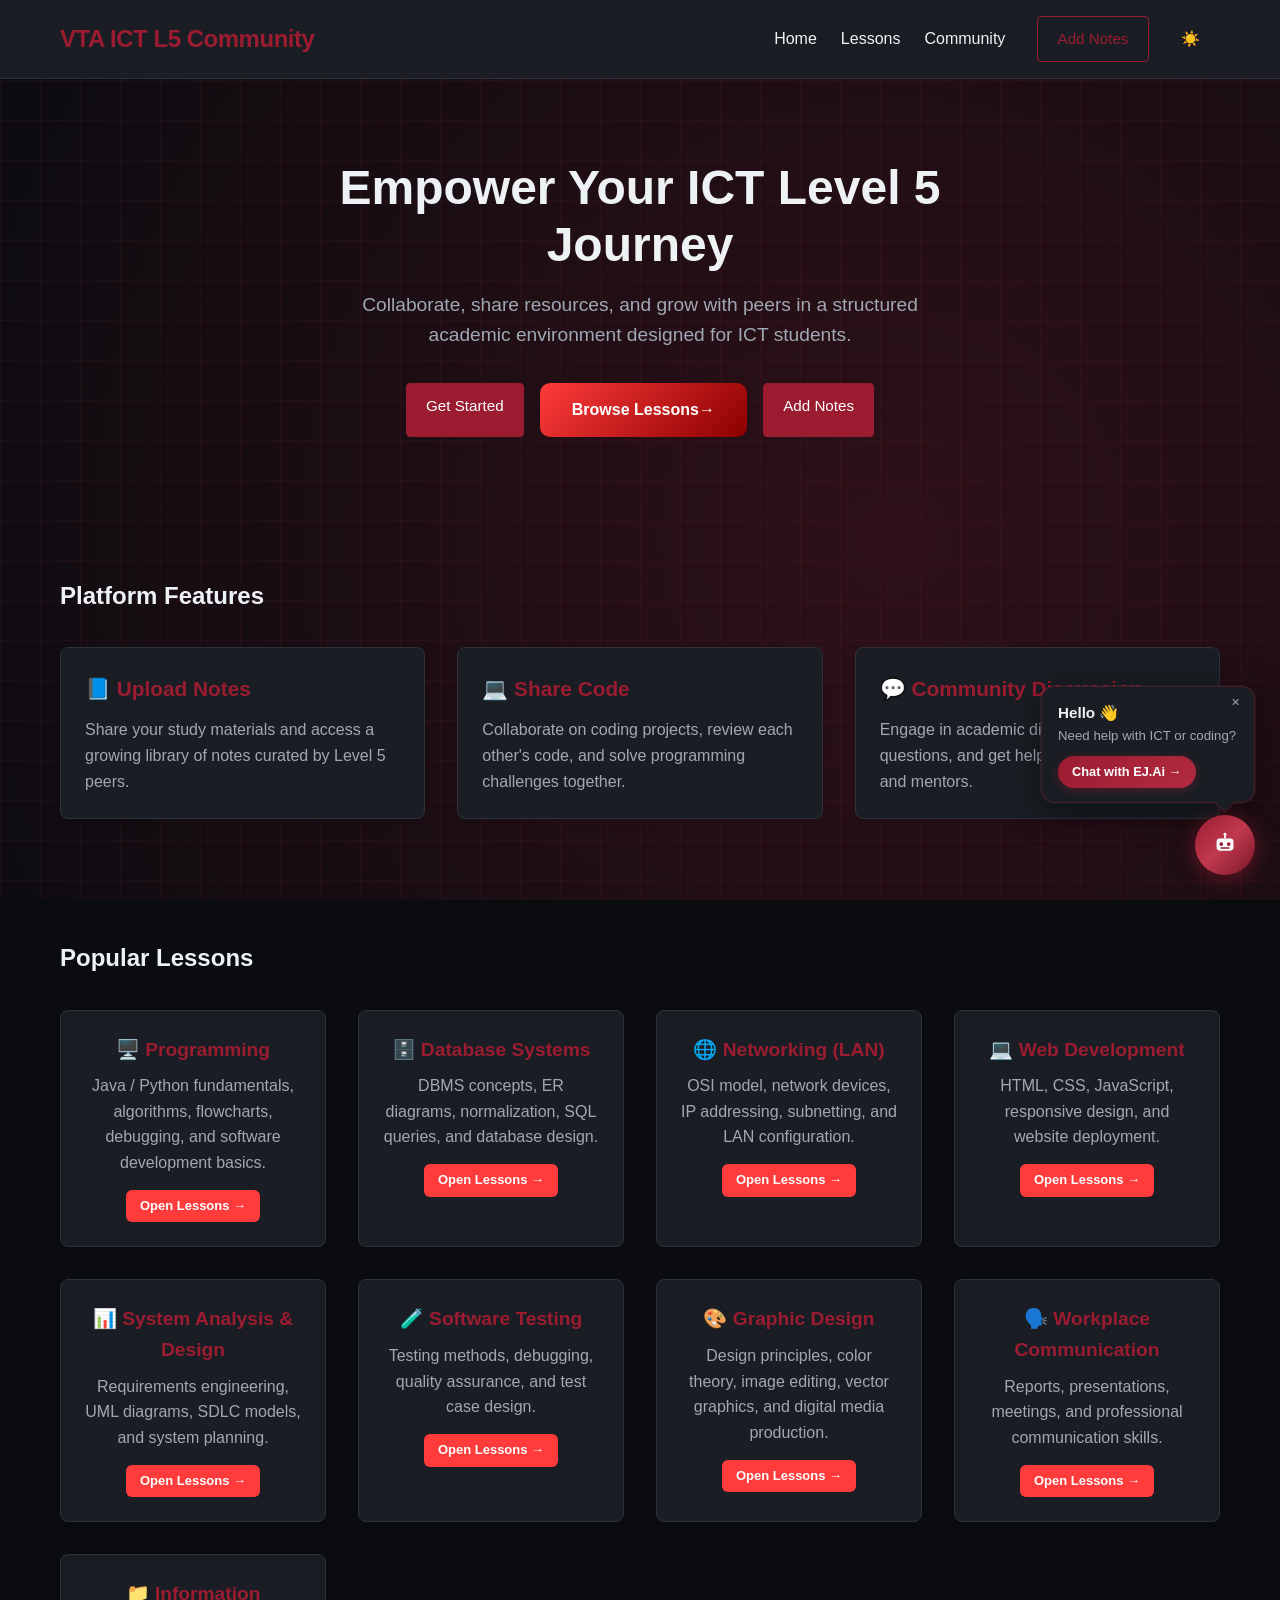
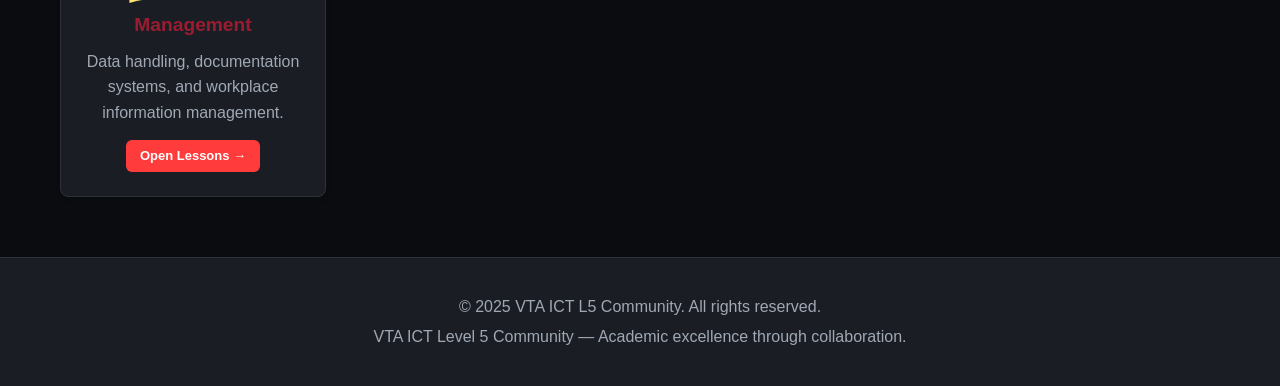
<file: index.html>
<!DOCTYPE html>
<html lang="en">

<head>
  <meta charset="UTF-8">
  <link rel="icon" type="image/png" href="assets/images/favicon.png">
  <meta name="viewport" content="width=device-width, initial-scale=1.0">
  <title>VTA ICT L5 Community</title>
  <link rel="stylesheet" href="assets/css/style.css">
  <link rel="stylesheet" href="assets/css/responsive.css">
  <link rel="stylesheet" href="assets/css/animations.css">
</head>

<body>
  <!-- Navbar -->
  <nav class="navbar">
    <div class="container">
      <div class="logo">VTA ICT L5 Community</div>
      <button class="mobile-menu-btn" aria-label="Menu">☰</button>
      <div class="nav-menu">
        <ul class="nav-links">
          <li><a href="#">Home</a></li>
          <li><a href="lesson.html">Lessons</a></li>
          <li><a href="posts.html">Community</a></li>
        </ul>
        <div class="nav-buttons">
          <a href="upload.html" class="btn btn-outline">Add Notes</a>
          <button id="theme-toggle" class="btn" aria-label="Toggle theme">☀️</button>
        </div>
      </div>
    </div>
  </nav>

  <main>
    <!-- Hero Section -->
    <section class="hero">
      <div class="container">
        <h1>Empower Your ICT Level 5 Journey</h1>
        <p>Collaborate, share resources, and grow with peers in a structured academic environment designed for ICT
          students.</p>
        <div class="hero-buttons">
          <a href="about.html" class="btn btn-primary">Get Started</a>
          <a href="lesson.html" class="btn btn-outline">Browse Lessons</a>
          <a href="upload.html" class="btn btn-primary add-notes-special">Add Notes</a>
        </div>
      </div>
    </section>

    <!-- Features Section -->
    <section class="section features">
      <div class="container">
        <h2>Platform Features</h2>
        <div class="grid">
          <div class="card">
            <h3>📘 Upload Notes</h3>
            <p>Share your study materials and access a growing library of notes curated by Level 5 peers.</p>
          </div>
          <div class="card">
            <h3>💻 Share Code</h3>
            <p>Collaborate on coding projects, review each other's code, and solve programming challenges together.</p>
          </div>
          <div class="card">
            <h3>💬 Community Discussion</h3>
            <p>Engage in academic discussions, ask questions, and get help from fellow students and mentors.</p>
          </div>
        </div>
      </div>
    </section>

    <!-- Lessons Preview Section -->
    <section class="section lessons-preview" id="lessons">
      <div class="container">
        <h2>Popular Lessons</h2>
        <div class="grid lessons-grid">
          <!-- Row 1 -->
          <a class="card" href="lesson.html?topic=Programming">
            <h3>🖥️ Programming</h3>
            <p>Java / Python fundamentals, algorithms, flowcharts, debugging, and software development basics.</p>
            <span class="lesson-btn">Open Lessons &rarr;</span>
          </a>
          <a class="card" href="lesson.html?topic=Database%20Systems">
            <h3>🗄️ Database Systems</h3>
            <p>DBMS concepts, ER diagrams, normalization, SQL queries, and database design.</p>
            <span class="lesson-btn">Open Lessons &rarr;</span>
          </a>
          <a class="card" href="lesson.html?topic=Networking">
            <h3>🌐 Networking (LAN)</h3>
            <p>OSI model, network devices, IP addressing, subnetting, and LAN configuration.</p>
            <span class="lesson-btn">Open Lessons &rarr;</span>
          </a>
          <!-- Row 2 -->
          <a class="card" href="lesson.html?topic=Web%20Development">
            <h3>💻 Web Development</h3>
            <p>HTML, CSS, JavaScript, responsive design, and website deployment.</p>
            <span class="lesson-btn">Open Lessons &rarr;</span>
          </a>
          <a class="card" href="lesson.html?topic=System%20Analysis">
            <h3>📊 System Analysis &amp; Design</h3>
            <p>Requirements engineering, UML diagrams, SDLC models, and system planning.</p>
            <span class="lesson-btn">Open Lessons &rarr;</span>
          </a>
          <a class="card" href="lesson.html?topic=Software%20Testing">
            <h3>🧪 Software Testing</h3>
            <p>Testing methods, debugging, quality assurance, and test case design.</p>
            <span class="lesson-btn">Open Lessons &rarr;</span>
          </a>
          <!-- Row 3 -->
          <a class="card" href="lesson.html?topic=Graphic%20Design">
            <h3>🎨 Graphic Design</h3>
            <p>Design principles, color theory, image editing, vector graphics, and digital media production.</p>
            <span class="lesson-btn">Open Lessons &rarr;</span>
          </a>
          <a class="card" href="lesson.html?topic=Workplace%20Communication">
            <h3>🗣️ Workplace Communication</h3>
            <p>Reports, presentations, meetings, and professional communication skills.</p>
            <span class="lesson-btn">Open Lessons &rarr;</span>
          </a>
          <a class="card" href="lesson.html?topic=Information%20Management">
            <h3>📁 Information Management</h3>
            <p>Data handling, documentation systems, and workplace information management.</p>
            <span class="lesson-btn">Open Lessons &rarr;</span>
          </a>
        </div>
      </div>
    </section>
  </main>

  <!-- Footer -->
  <footer class="footer">
    <div class="container">
      <p>© 2025 VTA ICT L5 Community. All rights reserved.</p>
      <p>VTA ICT Level 5 Community — Academic excellence through collaboration.</p>
    </div>
  </footer>

  <script src="assets/js/ui.js"></script>

  <!-- ===== Floating EJ.Ai Widget ===== -->
  <div class="floating-ai-widget" id="floatingAiWidget">
    <!-- Popup message -->
    <div class="ai-popup-message" id="aiPopup">
      <span class="ai-popup-close" id="aiPopupClose" aria-label="Close">✕</span>
      <p class="ai-popup-line1">Hello 👋</p>
      <p class="ai-popup-line2">Need help with ICT or coding?</p>
      <a href="ai.html" class="ai-popup-cta">Chat with EJ.Ai →</a>
    </div>
    <!-- Main button -->
    <button class="ai-button" id="aiButton" aria-label="Open EJ.Ai Chat">
      <svg xmlns="http://www.w3.org/2000/svg" viewBox="0 0 64 64" fill="none" width="30" height="30" aria-hidden="true">
        <!-- Robot head -->
        <rect x="14" y="18" width="36" height="26" rx="7" fill="white" />
        <!-- Eyes -->
        <circle cx="24" cy="30" r="4" fill="#9B1C31" />
        <circle cx="40" cy="30" r="4" fill="#9B1C31" />
        <!-- Mouth -->
        <rect x="22" y="37" width="20" height="3" rx="1.5" fill="#9B1C31" />
        <!-- Antenna -->
        <rect x="30" y="10" width="4" height="8" rx="2" fill="white" />
        <circle cx="32" cy="9" r="3" fill="white" />
      </svg>
    </button>
  </div>

  <style>
    /* ===== Floating AI Widget ===== */
    .floating-ai-widget {
      position: fixed;
      bottom: 25px;
      right: 25px;
      z-index: 9990;
      display: flex;
      flex-direction: column;
      align-items: flex-end;
      gap: 12px;
    }

    /* -- Main button -- */
    .ai-button {
      width: 60px;
      height: 60px;
      border-radius: 50%;
      border: none;
      cursor: pointer;
      background: linear-gradient(135deg, #9B1C31 0%, #c0394e 50%, #7a1526 100%);
      box-shadow:
        0 4px 20px rgba(155, 28, 49, 0.55),
        0 0 0 0 rgba(155, 28, 49, 0.4);
      display: flex;
      align-items: center;
      justify-content: center;
      transition: transform 0.2s ease, box-shadow 0.2s ease;
      animation: ai-bounce-in 0.7s cubic-bezier(0.22, 1, 0.36, 1) forwards,
        ai-pulse 2.8s ease-in-out 1s infinite;
      outline: none;
      flex-shrink: 0;
    }

    .ai-button:hover {
      transform: scale(1.1);
      box-shadow:
        0 6px 28px rgba(155, 28, 49, 0.7),
        0 0 0 6px rgba(155, 28, 49, 0.15);
      animation: none;
    }

    /* -- Popup message -- */
    .ai-popup-message {
      position: relative;
      background: #1a1e24;
      border: 1px solid rgba(155, 28, 49, 0.35);
      border-radius: 14px;
      padding: 14px 18px 14px 16px;
      min-width: 210px;
      max-width: 240px;
      box-shadow:
        0 8px 32px rgba(0, 0, 0, 0.5),
        0 0 0 1px rgba(255, 255, 255, 0.06);
      animation: ai-popup-appear 0.45s cubic-bezier(0.22, 1, 0.36, 1) forwards;
      backdrop-filter: blur(6px);
    }

    .ai-popup-message::after {
      content: '';
      position: absolute;
      bottom: -8px;
      right: 22px;
      width: 14px;
      height: 14px;
      background: #1a1e24;
      border-right: 1px solid rgba(155, 28, 49, 0.35);
      border-bottom: 1px solid rgba(155, 28, 49, 0.35);
      transform: rotate(45deg);
    }

    .ai-popup-close {
      position: absolute;
      top: 8px;
      right: 10px;
      font-size: 11px;
      color: #a0a8b4;
      cursor: pointer;
      line-height: 1;
      padding: 2px 4px;
      border-radius: 4px;
      transition: color 0.2s, background 0.2s;
    }

    .ai-popup-close:hover {
      color: #fff;
      background: rgba(155, 28, 49, 0.3);
    }

    .ai-popup-line1 {
      font-size: 0.95rem;
      font-weight: 700;
      color: #eef2f5;
      margin-bottom: 2px;
      padding-right: 18px;
    }

    .ai-popup-line2 {
      font-size: 0.83rem;
      color: #a0a8b4;
      margin-bottom: 10px;
      line-height: 1.4;
    }

    .ai-popup-cta {
      display: inline-block;
      padding: 6px 14px;
      background: linear-gradient(135deg, #9B1C31, #b22b40);
      color: #fff;
      border-radius: 20px;
      font-size: 0.8rem;
      font-weight: 600;
      text-decoration: none;
      transition: background 0.2s, transform 0.2s;
      box-shadow: 0 2px 10px rgba(155, 28, 49, 0.4);
    }

    .ai-popup-cta:hover {
      background: linear-gradient(135deg, #b22b40, #c0394e);
      transform: translateY(-1px);
    }

    /* -- Popup fade-out -- */
    .ai-popup-message.ai-popup-hide {
      animation: ai-popup-fade-out 0.6s ease forwards;
    }

    /* ===== Keyframes ===== */
    @keyframes ai-bounce-in {
      0% {
        opacity: 0;
        transform: translateY(80px) scale(0.6);
      }

      60% {
        opacity: 1;
        transform: translateY(-10px) scale(1.08);
      }

      80% {
        transform: translateY(4px) scale(0.97);
      }

      100% {
        opacity: 1;
        transform: translateY(0) scale(1);
      }
    }

    @keyframes ai-pulse {

      0%,
      100% {
        box-shadow: 0 4px 20px rgba(155, 28, 49, 0.55), 0 0 0 0 rgba(155, 28, 49, 0.4);
      }

      50% {
        box-shadow: 0 4px 20px rgba(155, 28, 49, 0.55), 0 0 0 10px rgba(155, 28, 49, 0);
      }
    }

    @keyframes ai-popup-appear {
      0% {
        opacity: 0;
        transform: translateY(12px) scale(0.95);
      }

      100% {
        opacity: 1;
        transform: translateY(0) scale(1);
      }
    }

    @keyframes ai-popup-fade-out {
      0% {
        opacity: 1;
        transform: translateY(0) scale(1);
      }

      100% {
        opacity: 0;
        transform: translateY(8px) scale(0.96);
        pointer-events: none;
      }
    }

    /* -- Mobile -- */
    @media (max-width: 480px) {
      .floating-ai-widget {
        bottom: 18px;
        right: 16px;
      }

      .ai-popup-message {
        min-width: 185px;
        max-width: 210px;
        padding: 12px 14px 12px 13px;
      }
    }
  </style>

  <script>
    (function () {
      var popup = document.getElementById('aiPopup');
      var btn = document.getElementById('aiButton');
      var closeX = document.getElementById('aiPopupClose');

      // Only show popup once per browser session
      if (!sessionStorage.getItem('ejaiPopupShown')) {
        sessionStorage.setItem('ejaiPopupShown', '1');

        // Auto-hide after 9 s
        setTimeout(function () {
          hidePopup();
        }, 9000);
      } else {
        // Already seen — hide immediately without delay
        popup.style.display = 'none';
      }

      function hidePopup() {
        if (!popup || popup.style.display === 'none') return;
        popup.classList.add('ai-popup-hide');
        setTimeout(function () { popup.style.display = 'none'; }, 650);
      }

      // Manual close
      closeX.addEventListener('click', function (e) {
        e.stopPropagation();
        hidePopup();
      });

      // Button click → navigate to ai.html
      btn.addEventListener('click', function () {
        window.location.href = 'ai.html';
      });
    })();
  </script>

</body>

</html>
</file>
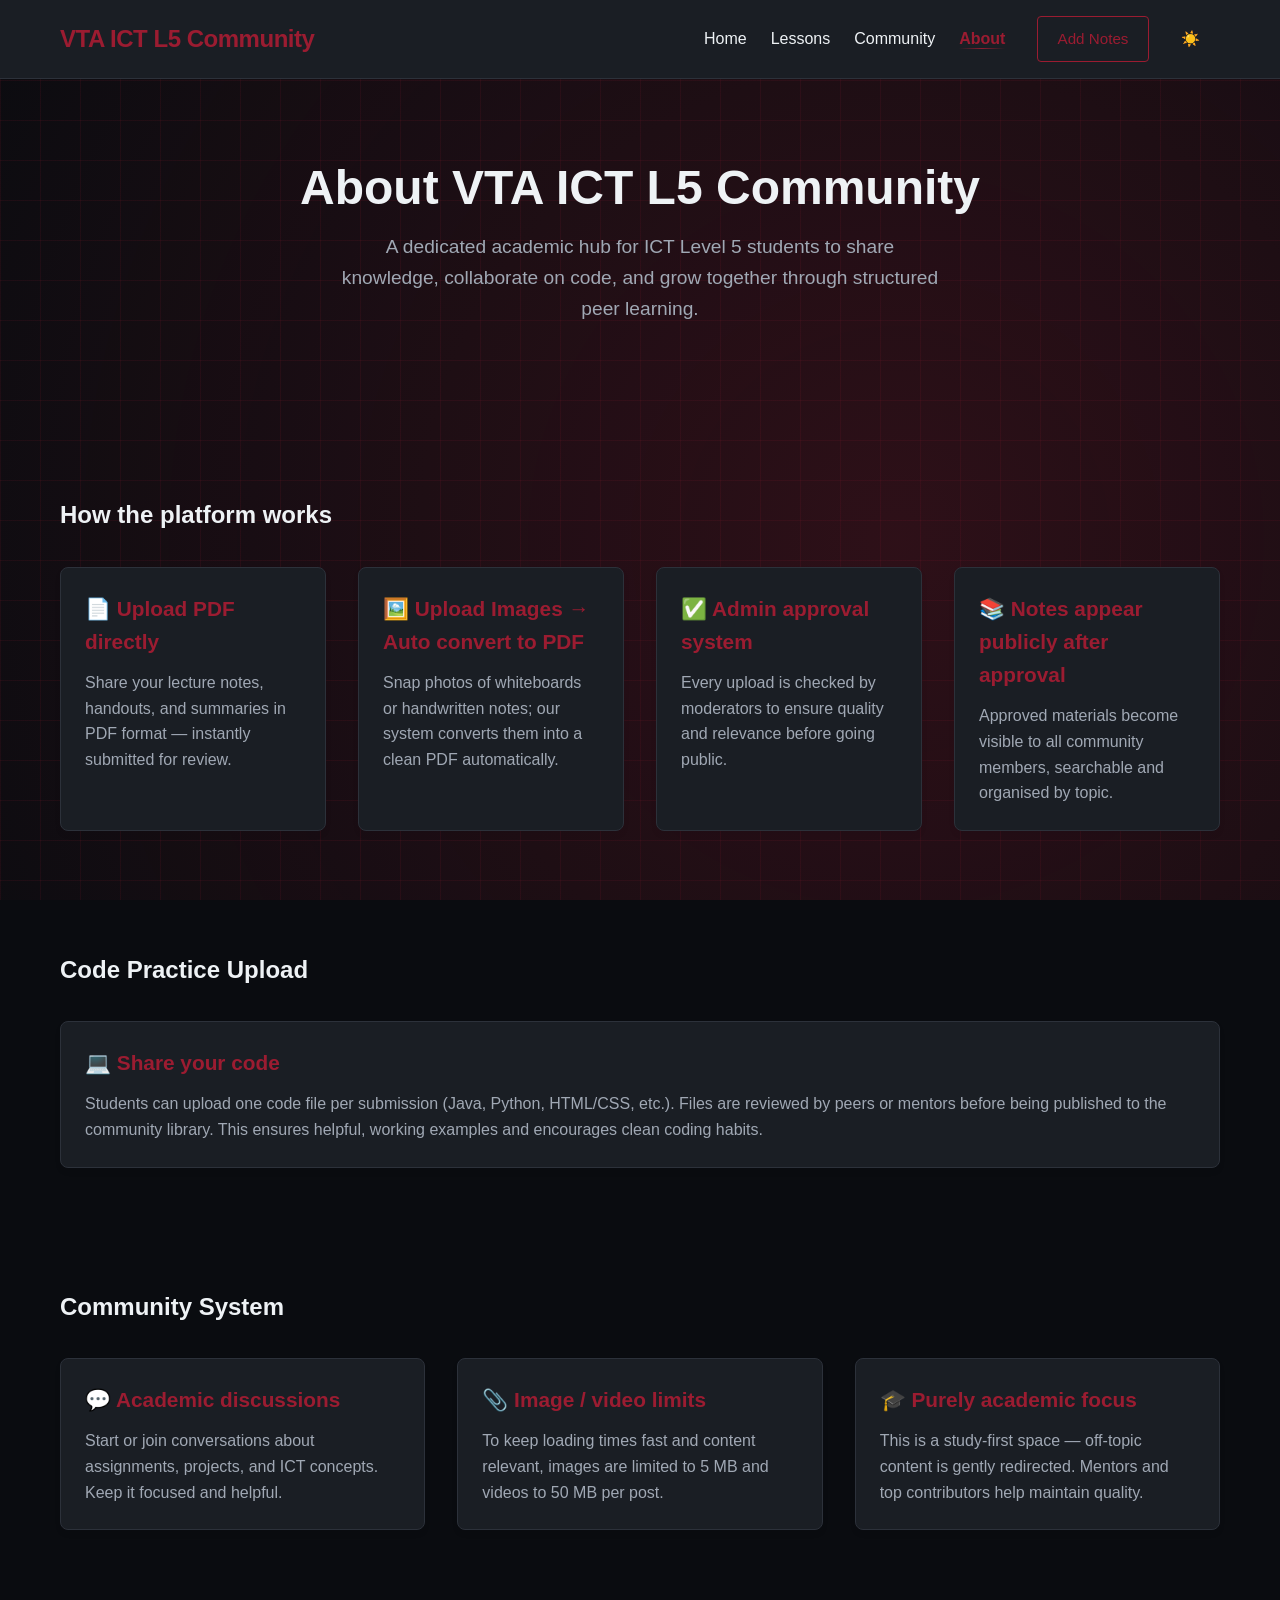
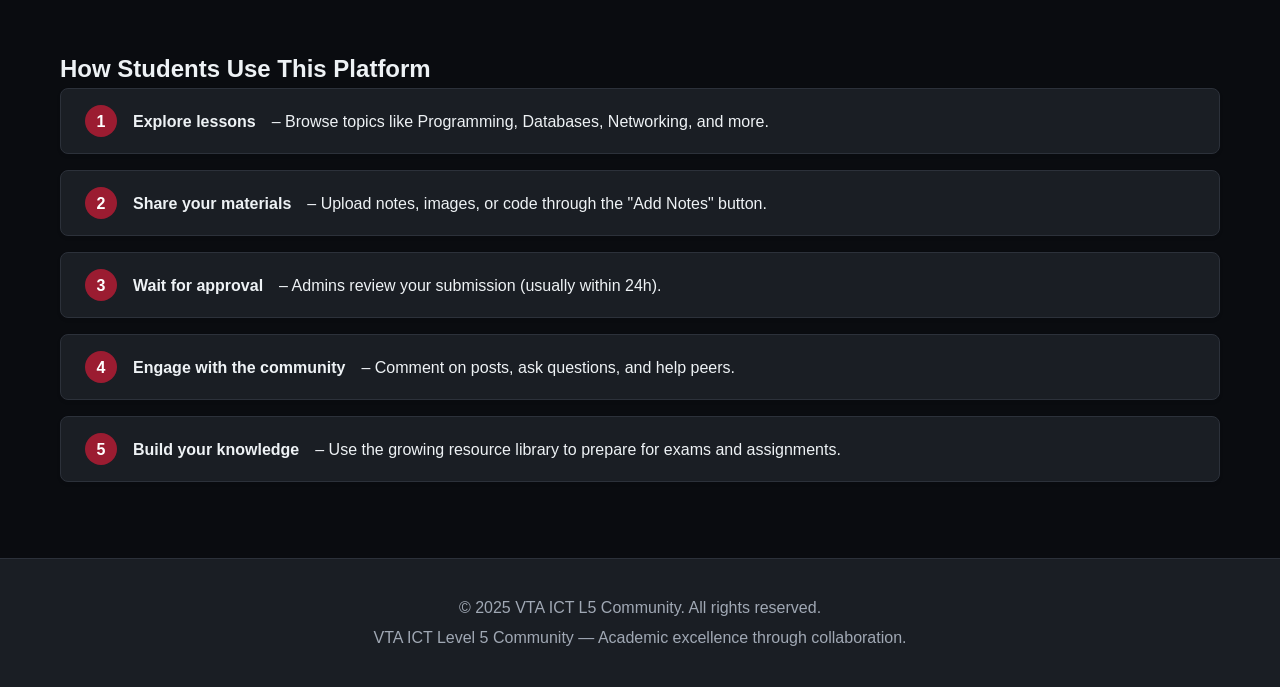
<file: about.html>
<!DOCTYPE html>
<html lang="en">
<head>
  <meta charset="UTF-8">
  <meta name="viewport" content="width=device-width, initial-scale=1.0">
  <title>About · VTA ICT L5 Community</title>
  <link rel="stylesheet" href="assets/css/style.css">
  <link rel="stylesheet" href="assets/css/responsive.css">
  <link rel="stylesheet" href="assets/css/animations.css">
  <style>
    /* Active link highlight – matches primary color */
    .nav-links a.active {
      color: var(--primary-color);
      font-weight: 600;
    }
    /* Optional: subtle underline for active (like hover but persistent) */
    .nav-links a.active::after {
      transform: scaleX(1);
      opacity: 0.9;
    }
    /* Step list styling (clean, uses card background) */
    .step-list {
      list-style: none;
      padding: 0;
    }
    .step-list li {
      background-color: var(--card-color);
      border: 1px solid var(--border-color);
      border-radius: 8px;
      padding: 1rem 1.5rem;
      margin-bottom: 1rem;
      display: flex;
      align-items: center;
      gap: 1rem;
      box-shadow: 0 2px 4px rgba(0,0,0,0.05);
    }
    .step-list li span.step-number {
      background-color: var(--primary-color);
      color: white;
      width: 2rem;
      height: 2rem;
      display: inline-flex;
      align-items: center;
      justify-content: center;
      border-radius: 50%;
      font-weight: 700;
      flex-shrink: 0;
    }
    .light-theme .step-list li span.step-number {
      color: white;
    }
  </style>
</head>
<body>
  <!-- Navbar (identical structure, added About link) -->
  <nav class="navbar">
    <div class="container">
      <div class="logo">VTA ICT L5 Community</div>
      <button class="mobile-menu-btn" aria-label="Menu">☰</button>
      <div class="nav-menu">
        <ul class="nav-links">
          <li><a href="index.html">Home</a></li>
          <li><a href="lesson.html">Lessons</a></li>
          <li><a href="posts.html">Community</a></li>
          <li><a href="about.html" class="active" aria-current="page">About</a></li>
        </ul>
        <div class="nav-buttons">
          <a href="upload.html" class="btn btn-outline">Add Notes</a>
          <button id="theme-toggle" class="btn" aria-label="Toggle theme">☀️</button>
        </div>
      </div>
    </div>
  </nav>

  <main>
    <!-- Section 1: Hero -->
    <section class="hero">
      <div class="container">
        <h1>About VTA ICT L5 Community</h1>
        <p>A dedicated academic hub for ICT Level 5 students to share knowledge, collaborate on code, and grow together through structured peer learning.</p>
      </div>
    </section>

    <!-- Section 2: How the platform works (features grid) -->
    <section class="section">
      <div class="container">
        <h2>How the platform works</h2>
        <div class="grid">
          <div class="card">
            <h3>📄 Upload PDF directly</h3>
            <p>Share your lecture notes, handouts, and summaries in PDF format — instantly submitted for review.</p>
          </div>
          <div class="card">
            <h3>🖼️ Upload Images → Auto convert to PDF</h3>
            <p>Snap photos of whiteboards or handwritten notes; our system converts them into a clean PDF automatically.</p>
          </div>
          <div class="card">
            <h3>✅ Admin approval system</h3>
            <p>Every upload is checked by moderators to ensure quality and relevance before going public.</p>
          </div>
          <div class="card">
            <h3>📚 Notes appear publicly after approval</h3>
            <p>Approved materials become visible to all community members, searchable and organised by topic.</p>
          </div>
        </div>
      </div>
    </section>

    <!-- Section 3: Code Practice Upload (single feature card, but we use full-width layout inside grid) -->
    <section class="section">
      <div class="container">
        <h2>Code Practice Upload</h2>
        <div class="grid" style="grid-template-columns: 1fr;"> <!-- single column -->
          <div class="card">
            <h3>💻 Share your code</h3>
            <p>Students can upload one code file per submission (Java, Python, HTML/CSS, etc.). Files are reviewed by peers or mentors before being published to the community library. This ensures helpful, working examples and encourages clean coding habits.</p>
          </div>
        </div>
      </div>
    </section>

    <!-- Section 4: Community System -->
    <section class="section">
      <div class="container">
        <h2>Community System</h2>
        <div class="grid">
          <div class="card">
            <h3>💬 Academic discussions</h3>
            <p>Start or join conversations about assignments, projects, and ICT concepts. Keep it focused and helpful.</p>
          </div>
          <div class="card">
            <h3>📎 Image / video limits</h3>
            <p>To keep loading times fast and content relevant, images are limited to 5 MB and videos to 50 MB per post.</p>
          </div>
          <div class="card">
            <h3>🎓 Purely academic focus</h3>
            <p>This is a study‑first space — off‑topic content is gently redirected. Mentors and top contributors help maintain quality.</p>
          </div>
        </div>
      </div>
    </section>

    <!-- Section 5: How Students Use This Platform (step by step) -->
    <section class="section">
      <div class="container">
        <h2>How Students Use This Platform</h2>
        <ul class="step-list">
          <li><span class="step-number">1</span> <strong>Explore lessons</strong> – Browse topics like Programming, Databases, Networking, and more.</li>
          <li><span class="step-number">2</span> <strong>Share your materials</strong> – Upload notes, images, or code through the "Add Notes" button.</li>
          <li><span class="step-number">3</span> <strong>Wait for approval</strong> – Admins review your submission (usually within 24h).</li>
          <li><span class="step-number">4</span> <strong>Engage with the community</strong> – Comment on posts, ask questions, and help peers.</li>
          <li><span class="step-number">5</span> <strong>Build your knowledge</strong> – Use the growing resource library to prepare for exams and assignments.</li>
        </ul>
      </div>
    </section>
  </main>

  <!-- Footer (exactly as in index) -->
  <footer class="footer">
    <div class="container">
      <p>© 2025 VTA ICT L5 Community. All rights reserved.</p>
      <p>VTA ICT Level 5 Community — Academic excellence through collaboration.</p>
    </div>
  </footer>

  <script src="assets/js/ui.js"></script>
</body>
</html>
</file>
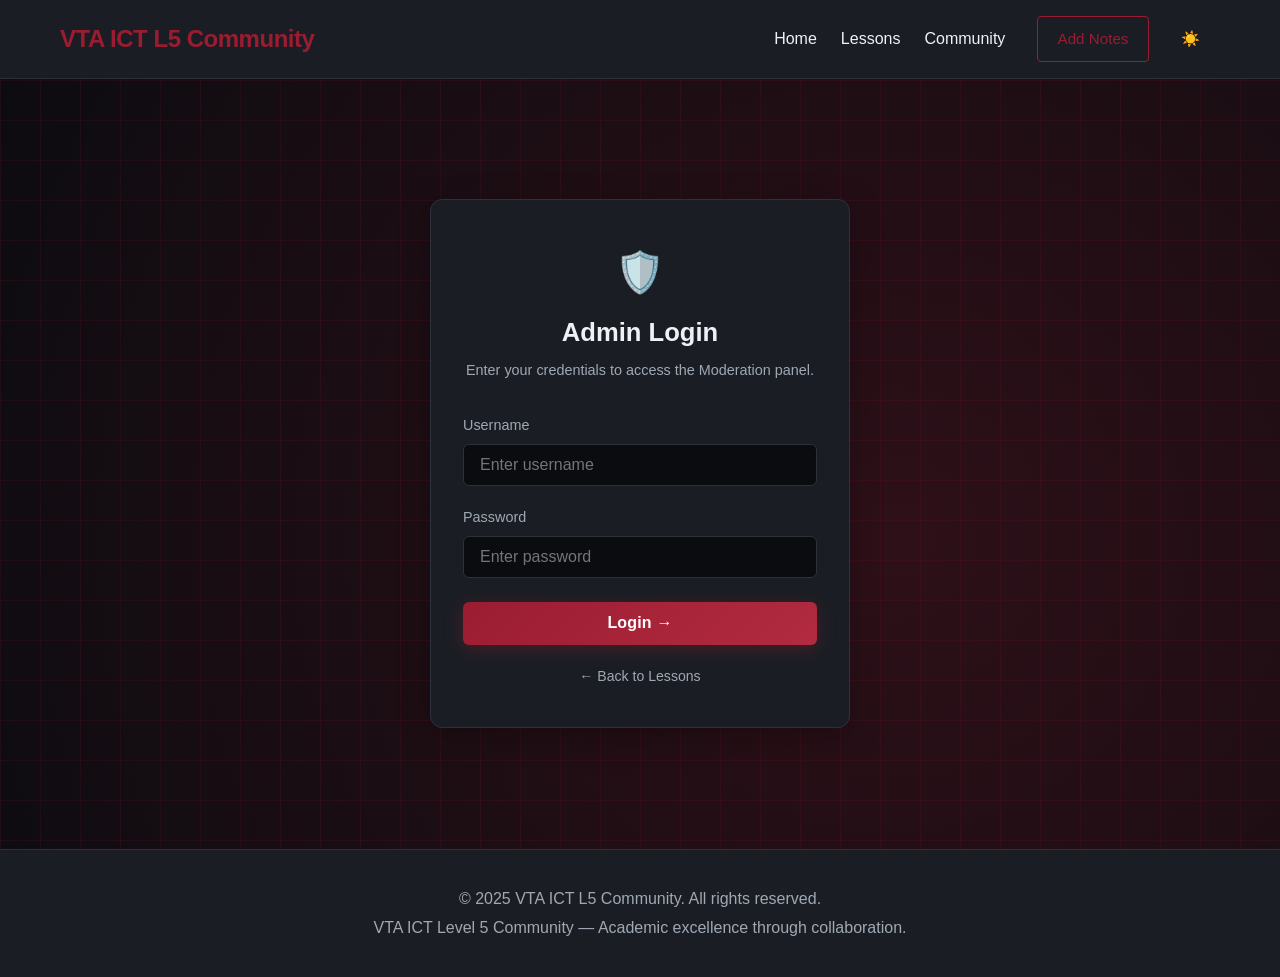
<file: admin-login.html>
<!DOCTYPE html>
<html lang="en">

<head>
    <meta charset="UTF-8">
    <meta name="viewport" content="width=device-width, initial-scale=1.0">
    <title>Admin Login · VTA ICT L5 Community</title>
    <link rel="stylesheet" href="assets/css/style.css">
    <link rel="stylesheet" href="assets/css/animations.css">
    <style>
        /* ===== LOGIN PAGE LAYOUT ===== */
        .login-section {
            min-height: calc(100vh - 130px);
            display: flex;
            align-items: center;
            justify-content: center;
            padding: 60px 20px;
        }

        .login-card {
            background-color: var(--card-color);
            border: 1px solid var(--border-color);
            border-radius: 12px;
            padding: 2.5rem 2rem;
            width: 100%;
            max-width: 420px;
            box-shadow: 0 8px 32px rgba(0, 0, 0, 0.25);
            animation: scSlideUp 0.4s cubic-bezier(0.22, 1, 0.36, 1) forwards;
        }

        .login-icon {
            font-size: 2.5rem;
            text-align: center;
            margin-bottom: 0.5rem;
        }

        .login-card h1 {
            font-size: 1.6rem;
            font-weight: 700;
            text-align: center;
            margin-bottom: 0.4rem;
            color: var(--text-color);
        }

        .login-card .login-subtitle {
            text-align: center;
            color: var(--text-secondary);
            font-size: 0.9rem;
            margin-bottom: 2rem;
        }

        .form-group {
            margin-bottom: 1.25rem;
        }

        .form-group label {
            display: block;
            font-size: 0.9rem;
            font-weight: 500;
            color: var(--text-secondary);
            margin-bottom: 0.4rem;
        }

        .form-group input {
            width: 100%;
            padding: 0.7rem 1rem;
            background-color: var(--bg-color);
            border: 1px solid var(--border-color);
            border-radius: 6px;
            color: var(--text-color);
            font-size: 1rem;
            transition: border-color 0.2s ease;
        }

        .form-group input:focus {
            outline: none;
            border-color: var(--primary-color);
            box-shadow: 0 0 0 3px rgba(155, 28, 49, 0.12);
        }

        .btn-login {
            display: block;
            width: 100%;
            padding: 0.78rem 1.2rem;
            background: linear-gradient(135deg, #9B1C31, #b22b40);
            color: #fff;
            border: none;
            border-radius: 6px;
            font-size: 1rem;
            font-weight: 600;
            cursor: pointer;
            text-align: center;
            margin-top: 1.5rem;
            transition: background 0.22s ease, transform 0.18s ease, box-shadow 0.22s ease;
            box-shadow: 0 4px 18px rgba(155, 28, 49, 0.35);
            letter-spacing: 0.01em;
        }

        .btn-login:hover {
            background: linear-gradient(135deg, #b22b40, #c0394e);
            transform: translateY(-2px);
            box-shadow: 0 6px 24px rgba(155, 28, 49, 0.50);
        }

        .btn-login:active {
            transform: translateY(0);
        }

        .error-message {
            display: none;
            background: rgba(239, 68, 68, 0.12);
            border: 1px solid rgba(239, 68, 68, 0.4);
            color: #f87171;
            border-radius: 6px;
            padding: 0.7rem 1rem;
            font-size: 0.9rem;
            text-align: center;
            margin-top: 1rem;
            animation: scSlideUp 0.3s ease forwards;
        }

        .error-message.visible {
            display: block;
        }

        .back-link {
            display: block;
            text-align: center;
            margin-top: 1.25rem;
            color: var(--text-secondary);
            font-size: 0.88rem;
            text-decoration: none;
            transition: color 0.2s ease;
        }

        .back-link:hover {
            color: var(--primary-color);
        }

        @media (max-width: 480px) {
            .login-card {
                padding: 2rem 1.25rem;
            }
        }
    </style>
</head>

<body>
    <!-- Navbar (identical to other pages) -->
    <nav class="navbar">
        <div class="container">
            <div class="logo">VTA ICT L5 Community</div>
            <button class="mobile-menu-btn" aria-label="Menu">☰</button>
            <div class="nav-menu">
                <ul class="nav-links">
                    <li><a href="index.html">Home</a></li>
                    <li><a href="lesson.html">Lessons</a></li>
                    <li><a href="#">Community</a></li>
                </ul>
                <div class="nav-buttons">
                    <a href="upload.html" class="btn btn-outline">Add Notes</a>
                    <button id="theme-toggle" class="btn" aria-label="Toggle theme">☀️</button>
                </div>
            </div>
        </div>
    </nav>

    <!-- Login Section -->
    <main class="login-section">
        <div class="login-card">
            <div class="login-icon">🛡️</div>
            <h1>Admin Login</h1>
            <p class="login-subtitle">Enter your credentials to access the Moderation panel.</p>

            <form id="loginForm" novalidate>
                <div class="form-group">
                    <label for="username">Username</label>
                    <input type="text" id="username" name="username" placeholder="Enter username"
                        autocomplete="username" required>
                </div>
                <div class="form-group">
                    <label for="password">Password</label>
                    <input type="password" id="password" name="password" placeholder="Enter password"
                        autocomplete="current-password" required>
                </div>

                <button type="submit" class="btn-login">Login →</button>

                <div id="errorMsg" class="error-message" role="alert">
                    Invalid username or password
                </div>
            </form>

            <a href="lesson.html" class="back-link">← Back to Lessons</a>
        </div>
    </main>

    <!-- Footer -->
    <footer class="footer">
        <div class="container">
            <p>© 2025 VTA ICT L5 Community. All rights reserved.</p>
            <p>VTA ICT Level 5 Community — Academic excellence through collaboration.</p>
        </div>
    </footer>

    <!-- Scripts -->
    <script src="assets/js/ui.js"></script>
    <script>
        // If already logged in, skip straight to admin
        if (localStorage.getItem('adminLoggedIn') === 'true') {
            window.location.href = 'admin.html';
        }

        const ADMIN_USERNAME = 'EshanJ';
        const ADMIN_PASSWORD = 'Ej2006Es';

        document.getElementById('loginForm').addEventListener('submit', function (e) {
            e.preventDefault();

            const username = document.getElementById('username').value.trim();
            const password = document.getElementById('password').value;
            const errorMsg = document.getElementById('errorMsg');

            if (username === ADMIN_USERNAME && password === ADMIN_PASSWORD) {
                // Correct credentials — store session and redirect
                localStorage.setItem('adminLoggedIn', 'true');
                window.location.href = 'admin.html';
            } else {
                // Wrong credentials — show error
                errorMsg.classList.add('visible');
                // Shake the card slightly
                document.querySelector('.login-card').style.animation = 'none';
                document.querySelector('.login-card').offsetHeight; // reflow
                document.getElementById('password').value = '';
                document.getElementById('password').focus();
            }
        });

        // Hide error message when user starts typing again
        document.getElementById('username').addEventListener('input', function () {
            document.getElementById('errorMsg').classList.remove('visible');
        });
        document.getElementById('password').addEventListener('input', function () {
            document.getElementById('errorMsg').classList.remove('visible');
        });
    </script>
</body>

</html>
</file>
<file: assets/css/style.css>
/* Upload Overlay */
.upload-overlay {
  position: fixed;
  top: 0;
  left: 0;
  width: 100vw;
  height: 100vh;
  background: rgba(20, 20, 30, 0.85);
  z-index: 9999;
  display: flex;
  align-items: center;
  justify-content: center;
  transition: opacity 0.3s;
}

.upload-overlay-content {
  text-align: center;
  color: #fff;
  width: 90vw;
  max-width: 350px;
}

.upload-title {
  font-size: 1.3rem;
  margin-bottom: 24px;
  font-weight: 500;
}

.progress-bar-bg {
  width: 100%;
  height: 16px;
  background: #222;
  border-radius: 8px;
  overflow: hidden;
  margin-bottom: 12px;
  box-shadow: 0 0 8px #222;
}

.progress-bar {
  height: 100%;
  width: 0%;
  background: linear-gradient(90deg, #00c6ff, #0072ff);
  box-shadow: 0 0 12px #00c6ff;
  transition: width 0.3s;
  border-radius: 8px;
  animation: glow 1.5s infinite alternate;
}

@keyframes glow {
  from {
    box-shadow: 0 0 12px #00c6ff;
  }

  to {
    box-shadow: 0 0 24px #0072ff;
  }
}

.progress-percent {
  font-size: 1.1rem;
  font-weight: 500;
  margin-top: 4px;
}

/* ===== SUCCESS CARD — centered dark notification card ===== */
.success-card {
  position: fixed;
  top: 0;
  left: 0;
  width: 100vw;
  height: 100vh;
  display: flex;
  align-items: center;
  justify-content: center;
  z-index: 10000;
  /* semi-transparent backdrop so page is still visible */
  background: rgba(10, 12, 16, 0.72);
  backdrop-filter: blur(4px);
  animation: scFadeBackdrop 0.35s ease forwards;
}

/* Success Card — inner panel */
.success-card-content {
  background: #161a22;
  border-radius: 20px;
  box-shadow:
    0 8px 40px rgba(0, 0, 0, 0.55),
    0 0 0 1px rgba(255, 255, 255, 0.07);
  padding: 2.5rem 2rem 2rem;
  width: 100%;
  max-width: 400px;
  text-align: center;
  display: flex;
  flex-direction: column;
  align-items: center;
  gap: 0.5rem;
  animation: scSlideUp 0.4s cubic-bezier(0.22, 1, 0.36, 1) forwards;
}

.success-card-icon {
  font-size: 2.6rem;
  margin-bottom: 0.5rem;
  display: flex;
  align-items: center;
  justify-content: center;
  color: #22c55e;
}

.success-card-content h3 {
  margin: 0 0 0.4rem;
  font-size: 1.3rem;
  font-weight: 700;
  color: #f0f4f8;
  letter-spacing: 0.01em;
}

.success-card-content p {
  margin: 0 0 1.5rem;
  color: #a0a8b4;
  font-size: 0.97rem;
  line-height: 1.6;
  max-width: 320px;
}

.success-btn {
  display: inline-block;
  padding: 0.72em 2.4em;
  font-size: 1rem;
  font-weight: 600;
  border: none;
  border-radius: 50px;
  background: linear-gradient(135deg, #9B1C31, #b22b40);
  color: #fff;
  cursor: pointer;
  box-shadow: 0 4px 18px rgba(155, 28, 49, 0.38);
  transition: background 0.22s ease, transform 0.18s ease, box-shadow 0.22s ease;
}

.success-btn:hover,
.success-btn:focus {
  background: linear-gradient(135deg, #b22b40, #c0394e);
  transform: translateY(-2px);
  box-shadow: 0 6px 24px rgba(155, 28, 49, 0.50);
  outline: none;
}

/* Responsive — mobile */
@media (max-width: 600px) {
  .success-card-content {
    max-width: 92vw;
    padding: 2rem 1.25rem 1.6rem;
  }

  .success-card-content h3 {
    font-size: 1.15rem;
  }

  .success-card-content p {
    font-size: 0.93rem;
  }

  .success-btn {
    width: 100%;
    font-size: 0.97rem;
  }
}

/* Fade-in utility (kept for JS compat) */
.fade-in {
  opacity: 0;
  animation: scSlideUp 0.4s cubic-bezier(0.22, 1, 0.36, 1) forwards;
}

@keyframes scFadeBackdrop {
  from {
    opacity: 0;
  }

  to {
    opacity: 1;
  }
}

@keyframes scSlideUp {
  from {
    opacity: 0;
    transform: translateY(18px) scale(0.97);
  }

  to {
    opacity: 1;
    transform: translateY(0) scale(1);
  }
}

/* ===== RESET & BASE ===== */
* {
  margin: 0;
  padding: 0;
  box-sizing: border-box;
  transition: all 0.3s ease;
}

body {
  font-family: -apple-system, BlinkMacSystemFont, 'Segoe UI', Roboto, Oxygen, Ubuntu, Cantarell, 'Open Sans', 'Helvetica Neue', sans-serif;
  background-color: var(--bg-color);
  color: var(--text-color);
  line-height: 1.6;
}

html {
  scroll-behavior: smooth;
}

/* ===== VARIABLES ===== */
:root {
  /* Dark theme (default) */
  --bg-color: #0a0c10;
  --card-color: #1a1e24;
  --text-color: #eef2f5;
  --text-secondary: #a0a8b4;
  --primary-color: #9B1C31;
  --hover-color: #b22b40;
  --border-color: #2c313a;
}

.light-theme {
  --bg-color: #f5f7fa;
  --card-color: #ffffff;
  --text-color: #1a1e24;
  --text-secondary: #4a5568;
  --primary-color: #9B1C31;
  --hover-color: #b22b40;
  --border-color: #e2e8f0;
}

/* ===== LAYOUT ===== */
.container {
  max-width: 1200px;
  margin: 0 auto;
  padding: 0 20px;
}

.section {
  padding: 60px 0;
}

/* ===== NAVBAR ===== */
.navbar {
  background-color: var(--card-color);
  border-bottom: 1px solid var(--border-color);
  position: sticky;
  top: 0;
  z-index: 100;
}

.navbar .container {
  display: flex;
  align-items: center;
  justify-content: space-between;
  flex-wrap: wrap;
  padding: 1rem 20px;
}

.logo {
  font-size: 1.5rem;
  font-weight: 600;
  color: var(--primary-color);
  letter-spacing: -0.02em;
}

.nav-menu {
  display: flex;
  align-items: center;
  gap: 2rem;
}

.nav-links {
  display: flex;
  list-style: none;
  gap: 1.5rem;
}

.nav-links a {
  color: var(--text-color);
  text-decoration: none;
  font-weight: 500;
}

.nav-links a:hover {
  color: var(--primary-color);
}

.nav-buttons {
  display: flex;
  gap: 0.75rem;
}

.mobile-menu-btn {
  display: none;
  background: transparent;
  border: none;
  font-size: 1.5rem;
  color: var(--text-color);
  cursor: pointer;
}

/* ===== BUTTONS ===== */
.btn {
  display: inline-block;
  padding: 0.6rem 1.2rem;
  border-radius: 4px;
  font-weight: 500;
  text-decoration: none;
  cursor: pointer;
  border: 1px solid transparent;
  background: transparent;
  color: var(--text-color);
  font-size: 0.95rem;
}

.btn-primary {
  background-color: var(--primary-color);
  color: white;
  border-color: var(--primary-color);
}

.btn-primary:hover {
  background-color: var(--hover-color);
  border-color: var(--hover-color);
}

.btn-outline {
  border: 1px solid var(--primary-color);
  color: var(--primary-color);
  background: transparent;
}

.btn-outline:hover {
  background-color: var(--primary-color);
  color: white;
}

/* ===== HERO SECTION ===== */
.hero {
  text-align: center;
  padding: 80px 0;
}

.hero h1 {
  font-size: 3rem;
  font-weight: 700;
  margin-bottom: 1rem;
  line-height: 1.2;
  max-width: 800px;
  margin-left: auto;
  margin-right: auto;
}

.hero p {
  font-size: 1.2rem;
  color: var(--text-secondary);
  max-width: 600px;
  margin: 0 auto 2rem;
}

.hero-buttons {
  display: flex;
  gap: 1rem;
  justify-content: center;
}

/* ===== CARDS & GRID ===== */
.grid {
  display: grid;
  grid-template-columns: repeat(auto-fit, minmax(250px, 1fr));
  gap: 2rem;
  margin-top: 2rem;
}

.card {
  background-color: var(--card-color);
  border: 1px solid var(--border-color);
  border-radius: 8px;
  padding: 1.5rem;
  box-shadow: 0 4px 6px rgba(0, 0, 0, 0.05);
}

/* ===== RESET & BASE ===== */
* {
  margin: 0;
  padding: 0;
  box-sizing: border-box;
  transition: all 0.3s ease;
}

body {
  font-family: -apple-system, BlinkMacSystemFont, 'Segoe UI', Roboto, Oxygen, Ubuntu, Cantarell, 'Open Sans', 'Helvetica Neue', sans-serif;
  background-color: var(--bg-color);
  color: var(--text-color);
  line-height: 1.6;
}

html {
  scroll-behavior: smooth;
}

/* ===== VARIABLES ===== */
:root {
  /* Dark theme (default) */
  --bg-color: #0a0c10;
  --card-color: #1a1e24;
  --text-color: #eef2f5;
  --text-secondary: #a0a8b4;
  --primary-color: #9B1C31;
  --hover-color: #b22b40;
  --border-color: #2c313a;
}

.light-theme {
  --bg-color: #f5f7fa;
  --card-color: #ffffff;
  --text-color: #1a1e24;
  --text-secondary: #4a5568;
  --primary-color: #9B1C31;
  --hover-color: #b22b40;
  --border-color: #e2e8f0;
}

/* ===== LAYOUT ===== */
.container {
  max-width: 1200px;
  margin: 0 auto;
  padding: 0 20px;
}

.section {
  padding: 60px 0;
}

/* ===== NAVBAR ===== */
.navbar {
  background-color: var(--card-color);
  border-bottom: 1px solid var(--border-color);
  position: sticky;
  top: 0;
  z-index: 100;
}

.navbar .container {
  display: flex;
  align-items: center;
  justify-content: space-between;
  flex-wrap: wrap;
  padding: 1rem 20px;
}

.logo {
  font-size: 1.5rem;
  font-weight: 600;
  color: var(--primary-color);
  letter-spacing: -0.02em;
}

.nav-menu {
  display: flex;
  align-items: center;
  gap: 2rem;
}

.nav-links {
  display: flex;
  list-style: none;
  gap: 1.5rem;
}

.nav-links a {
  color: var(--text-color);
  text-decoration: none;
  font-weight: 500;
}

.nav-links a:hover {
  color: var(--primary-color);
}

.nav-buttons {
  display: flex;
  gap: 0.75rem;
}

.mobile-menu-btn {
  display: none;
  background: transparent;
  border: none;
  font-size: 1.5rem;
  color: var(--text-color);
  cursor: pointer;
}

/* ===== BUTTONS ===== */
.btn {
  display: inline-block;
  padding: 0.6rem 1.2rem;
  border-radius: 4px;
  font-weight: 500;
  text-decoration: none;
  cursor: pointer;
  border: 1px solid transparent;
  background: transparent;
  color: var(--text-color);
  font-size: 0.95rem;
}

.btn-primary {
  background-color: var(--primary-color);
  color: white;
  border-color: var(--primary-color);
}

.btn-primary:hover {
  background-color: var(--hover-color);
  border-color: var(--hover-color);
}

.btn-outline {
  border: 1px solid var(--primary-color);
  color: var(--primary-color);
  background: transparent;
}

.btn-outline:hover {
  background-color: var(--primary-color);
  color: white;
}

/* ===== HERO SECTION ===== */
.hero {
  text-align: center;
  padding: 80px 0;
}

.hero h1 {
  font-size: 3rem;
  font-weight: 700;
  margin-bottom: 1rem;
  line-height: 1.2;
  max-width: 800px;
  margin-left: auto;
  margin-right: auto;
}

.hero p {
  font-size: 1.2rem;
  color: var(--text-secondary);
  max-width: 600px;
  margin: 0 auto 2rem;
}

.hero-buttons {
  display: flex;
  gap: 1rem;
  justify-content: center;
}

/* ===== CARDS & GRID ===== */
.grid {
  display: grid;
  grid-template-columns: repeat(auto-fit, minmax(250px, 1fr));
  gap: 2rem;
  margin-top: 2rem;
}

.card {
  background-color: var(--card-color);
  border: 1px solid var(--border-color);
  border-radius: 8px;
  padding: 1.5rem;
  box-shadow: 0 4px 6px rgba(0, 0, 0, 0.05);
}

.card h3 {
  font-size: 1.3rem;
  margin-bottom: 0.75rem;
  color: var(--primary-color);
}

.card p {
  color: var(--text-secondary);
  margin-bottom: 0;
}

/* ===== LESSONS PREVIEW ===== */
.lessons-preview .card {
  text-align: center;
}

.lessons-preview .card h3 {
  font-size: 1.2rem;
  margin-bottom: 0.5rem;
}

/* ===== FOOTER ===== */
.footer {
  background-color: var(--card-color);
  border-top: 1px solid var(--border-color);
  padding: 2rem 0;
  text-align: center;
  color: var(--text-secondary);
}

.footer p {
  margin: 0.25rem 0;
}

/* ===== INPUTS ===== */
input,
textarea {
  background-color: var(--card-color);
  border: 1px solid var(--border-color);
  color: var(--text-color);
  padding: 0.6rem 1rem;
  border-radius: 4px;
  font-size: 1rem;
  width: 100%;
}

input:focus,
textarea:focus {
  outline: none;
  border-color: var(--primary-color);
}

/* ===== RESPONSIVE ===== */
@media (max-width: 768px) {
  .mobile-menu-btn {
    display: block;
  }

  .nav-menu {
    display: none;
    width: 100%;
    flex-direction: column;
    align-items: flex-start;
    gap: 1rem;
    padding: 1rem 0;
  }

  .nav-menu.show {
    display: flex;
  }

  .nav-links {
    flex-direction: column;
    width: 100%;
    gap: 0.75rem;
  }

  .nav-buttons {
    width: 100%;
    justify-content: flex-start;
  }

  .hero h1 {
    font-size: 2.2rem;
  }

  .hero p {
    font-size: 1rem;
  }

  .hero-buttons {
    flex-direction: column;
    align-items: center;
  }

  .btn {
    width: 100%;
    max-width: 300px;
    text-align: center;
  }
}

.lesson-btn {
  display: inline-block;
  margin-top: 14px;
  padding: 6px 14px;
  background: #ff3b3b;
  color: white;
  font-size: 13px;
  border-radius: 6px;
  font-weight: 600;
  text-decoration: none;
}

.lesson-btn:hover {
  background: #ff5555;
}

.card {
  display: block;
  text-decoration: none;
  color: white;
}

.add-notes-special {
  position: relative;
  transition: box-shadow 0.3s ease, transform 0.3s ease;
}

.add-notes-special:hover {
  box-shadow: 0 0 20px rgba(155, 28, 49, 0.6);
  transform: translateY(-2px);
}


.card h3 {
  font-size: 1.3rem;
  margin-bottom: 0.75rem;
  color: var(--primary-color);
}

.card p {
  color: var(--text-secondary);
  margin-bottom: 0;
}

/* ===== LESSONS PREVIEW ===== */
.lessons-preview .card {
  text-align: center;
}

.lessons-preview .card h3 {
  font-size: 1.2rem;
  margin-bottom: 0.5rem;
}

/* ===== FOOTER ===== */
.footer {
  background-color: var(--card-color);
  border-top: 1px solid var(--border-color);
  padding: 2rem 0;
  text-align: center;
  color: var(--text-secondary);
}

.footer p {
  margin: 0.25rem 0;
}

/* ===== INPUTS ===== */
input,
textarea {
  background-color: var(--card-color);
  border: 1px solid var(--border-color);
  color: var(--text-color);
  padding: 0.6rem 1rem;
  border-radius: 4px;
  font-size: 1rem;
  width: 100%;
}

input:focus,
textarea:focus {
  outline: none;
  border-color: var(--primary-color);
}

/* ===== RESPONSIVE ===== */
@media (max-width: 768px) {
  .mobile-menu-btn {
    display: block;
  }

  .nav-menu {
    display: none;
    width: 100%;
    flex-direction: column;
    align-items: flex-start;
    gap: 1rem;
    padding: 1rem 0;
  }

  .nav-menu.show {
    display: flex;
  }

  .nav-links {
    flex-direction: column;
    width: 100%;
    gap: 0.75rem;
  }

  .nav-buttons {
    width: 100%;
    justify-content: flex-start;
  }

  .hero h1 {
    font-size: 2.2rem;
  }

  .hero p {
    font-size: 1rem;
  }

  .hero-buttons {
    flex-direction: column;
    align-items: center;
  }

  .btn {
    width: 100%;
    max-width: 300px;
    text-align: center;
  }
}

.lesson-btn {
  display: inline-block;
  margin-top: 14px;
  padding: 6px 14px;
  background: #ff3b3b;
  color: white;
  font-size: 13px;
  border-radius: 6px;
  font-weight: 600;
  text-decoration: none;
}

.lesson-btn:hover {
  background: #ff5555;
}

.card {
  display: block;
  text-decoration: none;
  color: white;
}

.add-notes-special {
  position: relative;
  transition: box-shadow 0.3s ease, transform 0.3s ease;
}

.add-notes-special:hover {
  box-shadow: 0 0 20px rgba(155, 28, 49, 0.6);
  transform: translateY(-2px);
}

/* ===== ADMIN ACCESS LINK ===== */
.admin-access {
  display: block;
  margin: 20px auto;
  text-align: center;
  font-size: 14px;
  color: #9aa0a6;
  opacity: 0.6;
  text-decoration: none;
  transition: 0.2s;
}

.admin-access:hover {
  opacity: 1;
  color: #00ffd5;
}

/* ===== ADMIN LOGIN PAGE ===== */
.admin-login-page {
  min-height: 100vh;
  display: flex;
  align-items: center;
  justify-content: center;
  background-color: var(--bg-color);
  padding: 2rem;
}

.admin-login-card {
  background: var(--card-color);
  border: 1px solid var(--border-color);
  border-radius: 20px;
  padding: 2.5rem 2rem;
  width: 100%;
  max-width: 380px;
  box-shadow: 0 8px 40px rgba(0, 0, 0, 0.5);
  text-align: center;
}

.admin-login-icon {
  font-size: 2.8rem;
  margin-bottom: 0.5rem;
}

.admin-login-card h1 {
  font-size: 1.5rem;
  font-weight: 700;
  color: var(--text-color);
  margin-bottom: 0.3rem;
}

.admin-login-card p.admin-login-sub {
  font-size: 0.9rem;
  color: var(--text-secondary);
  margin-bottom: 1.8rem;
}

.admin-login-form {
  display: flex;
  flex-direction: column;
  gap: 1rem;
}

.admin-login-form input {
  background: var(--bg-color);
  border: 1px solid var(--border-color);
  border-radius: 10px;
  padding: 0.8rem 1rem;
  font-size: 1rem;
  color: var(--text-color);
  width: 100%;
  outline: none;
  transition: border-color 0.2s, box-shadow 0.2s;
}

.admin-login-form input:focus {
  border-color: var(--primary-color);
  box-shadow: 0 0 0 3px rgba(155, 28, 49, 0.2);
}

.admin-login-submit {
  background: var(--primary-color);
  color: white;
  border: none;
  border-radius: 10px;
  padding: 0.85rem 1rem;
  font-size: 1rem;
  font-weight: 600;
  cursor: pointer;
  transition: background 0.2s, box-shadow 0.2s;
  margin-top: 0.3rem;
}

.admin-login-submit:hover {
  background: var(--hover-color);
  box-shadow: 0 4px 16px rgba(155, 28, 49, 0.4);
}

.admin-login-error {
  display: none;
  margin-top: 0.8rem;
  padding: 0.65rem 1rem;
  background: rgba(239, 68, 68, 0.12);
  border: 1px solid rgba(239, 68, 68, 0.35);
  border-radius: 8px;
  color: #f87171;
  font-size: 0.9rem;
}

.admin-login-back {
  display: block;
  margin-top: 1.2rem;
  font-size: 0.88rem;
  color: var(--text-secondary);
  text-decoration: none;
  transition: color 0.2s;
}

.admin-login-back:hover {
  color: var(--text-color);
}

/* ===== HERO "BROWSE LESSONS" GRADIENT BUTTON ===== */
/* Scoped to hero only — does NOT affect navbar .btn-outline */
.hero-buttons .btn-outline {
  background: linear-gradient(135deg, #ff3b3b, #8b0000);
  border: none;
  color: #ffffff;
  font-weight: 600;
  font-size: 16px;
  padding: 14px 32px;
  border-radius: 10px;
  transition: transform 0.3s ease, box-shadow 0.3s ease, filter 0.3s ease;
  position: relative;
  overflow: hidden;
}

/* Arrow injected via pseudo-element — no HTML change needed */
.hero-buttons .btn-outline::after {
  content: ' →';
  display: inline-block;
  transition: transform 0.3s ease;
}

.hero-buttons .btn-outline:hover {
  transform: translateY(-3px);
  box-shadow: 0 8px 25px rgba(255, 59, 59, 0.45);
  filter: brightness(1.12);
  color: #ffffff;
}

.hero-buttons .btn-outline:hover::after {
  transform: translateX(5px);
}

/* Mobile: keep button full-width and readable */
@media (max-width: 768px) {
  .hero-buttons .btn-outline {
    width: 100%;
    max-width: 300px;
    text-align: center;
    padding: 14px 24px;
  }
}
</file>
<file: assets/css/responsive.css>

</file>
<file: assets/css/animations.css>
/* ========================================
   animations.css
   VTA ICT L5 Community
   Creative ICT / programming style animated background
   Subtle micro-interactions
   ======================================== */

/* ----------------------------------------
   Base setup for background layers
   Fixed positioning, behind all content
---------------------------------------- */
body::before,
body::after {
  content: '';
  position: fixed;
  top: 0;
  left: 0;
  width: 100vw;
  height: 100vh;
  pointer-events: none;   /* let clicks pass through */
  z-index: -1;             /* stay behind all content */
  will-change: transform, background-position; /* performance hint */
}

/* ----------------------------------------
   Layer 1: Digital grid (static with subtle drift)
   Deep navy base is assumed from theme – we only add red grid lines
---------------------------------------- */
body::before {
  /* Vertical lines – 1px red, 40px spacing */
  background-image: 
    repeating-linear-gradient(
      to right,
      rgba(155, 28, 49, 0.12) 0px,
      rgba(155, 28, 49, 0.12) 1px,
      transparent 1px,
      transparent 40px
    ),
    /* Horizontal lines – same styling */
    repeating-linear-gradient(
      to bottom,
      rgba(155, 28, 49, 0.12) 0px,
      rgba(155, 28, 49, 0.12) 1px,
      transparent 1px,
      transparent 40px
    );

  /* Initial position */
  background-position: 0 0, 0 0;

  /* No repeat needed – the gradients already repeat */
  background-repeat: no-repeat;

  /* Slow, subtle drift animation (30s cycle) */
  animation: gridDrift 30s linear infinite alternate;
}

@keyframes gridDrift {
  0% {
    background-position: 0 0, 0 0;
  }
  100% {
    /* Move a few pixels diagonally – almost imperceptible */
    background-position: 8px 4px, 4px 8px;
  }
}

/* ----------------------------------------
   Layer 2: Moving radial glow + scanning line
   Combined in one pseudo-element for performance
   Scanning line (top layer) + radial glow (bottom layer)
---------------------------------------- */
body::after {
  /* Two backgrounds: scanning line first (appears on top), radial glow second */
  background-image: 
    /* Scanning line – soft red horizontal bar */
    linear-gradient(
      to bottom,
      transparent,
      rgba(155, 28, 49, 0.2) 45%,
      rgba(155, 28, 49, 0.5) 50%,
      rgba(155, 28, 49, 0.2) 55%,
      transparent
    ),
    /* Radial glow – large soft spot */
    radial-gradient(
      circle at center,
      rgba(155, 28, 49, 0.25) 0%,
      transparent 70%
    );

  /* Sizing: scanning line is 4px tall, radial glow is oversized to allow movement */
  background-size:
    100% 4px,        /* scanning line – thin */
    200% 200%;       /* radial glow – large, so we can shift it */

  /* Initial positions:
     - scanning line starts just above the viewport (invisible)
     - radial glow starts at some offset
  */
  background-position:
    0% -4px,         /* scanning line off-screen top */
    30% 40%;         /* radial glow offset */

  background-repeat: no-repeat, repeat; /* radial glow repeats to fill, but with size 200% it tiles softly – we want no repeat? actually we want one big glow, so repeat should be no-repeat. */
  /* Correction: radial glow should not repeat */
  background-repeat: no-repeat, no-repeat;

  /* Single animation drives both layers with different paths */
  animation: scanAndGlow 25s cubic-bezier(0.45, 0.05, 0.55, 0.95) infinite alternate;
}

@keyframes scanAndGlow {
  /* Scanning line moves from top to bottom, radial glow wanders */
  0% {
    background-position: 0% -4px, 20% 30%;
  }
  25% {
    background-position: 0% 25%, 40% 50%;
  }
  50% {
    background-position: 0% 50%, 60% 30%;
  }
  75% {
    background-position: 0% 75%, 30% 70%;
  }
  100% {
    background-position: 0% 100%, 70% 60%;
  }
}

/* ----------------------------------------
   Subtle micro‑interactions
   Glow on buttons, lift on cards, shimmer on nav links
   No layout overrides, only visual effects on hover
---------------------------------------- */

/* Buttons / .btn – soft red glow */
button,
.btn,
[role="button"] {
  transition: box-shadow 0.2s ease, transform 0.2s ease;
}

button:hover,
.btn:hover,
[role="button"]:hover {
  box-shadow: 0 0 8px rgba(155, 28, 49, 0.4);
  /* No transform lift – only glow, to keep it subtle */
}

/* Cards – soft lift and slight border glow */
.card,
.card-like {
  transition: transform 0.25s ease, box-shadow 0.25s ease;
}

.card:hover,
.card-like:hover {
  transform: translateY(-2px);
  box-shadow: 0 4px 12px rgba(0, 0, 0, 0.3), 0 0 0 1px rgba(155, 28, 49, 0.2);
}

/* Navigation links – underline shimmer effect */
nav a,
.nav-link,
.navbar a {
  position: relative;
  text-decoration: none; /* we'll add our own underline */
}

nav a::after,
.nav-link::after,
.navbar a::after {
  content: '';
  position: absolute;
  bottom: -2px;
  left: 0;
  width: 100%;
  height: 1px;
  background: linear-gradient(90deg, transparent, #9B1C31, transparent);
  transform: scaleX(0);
  transform-origin: left;
  transition: transform 0.3s ease;
  opacity: 0.7;
}

nav a:hover::after,
.nav-link:hover::after,
.navbar a:hover::after {
  transform: scaleX(1);
}

/* Optional: add a very subtle text glow to nav links on hover */
nav a:hover,
.nav-link:hover,
.navbar a:hover {
  text-shadow: 0 0 4px rgba(155, 28, 49, 0.3);
}

/* ----------------------------------------
   Performance & readability
   All animations use transform/opacity/background-position only
   No heavy box‑shadows or repaint‑intensive effects
---------------------------------------- */
</file>
